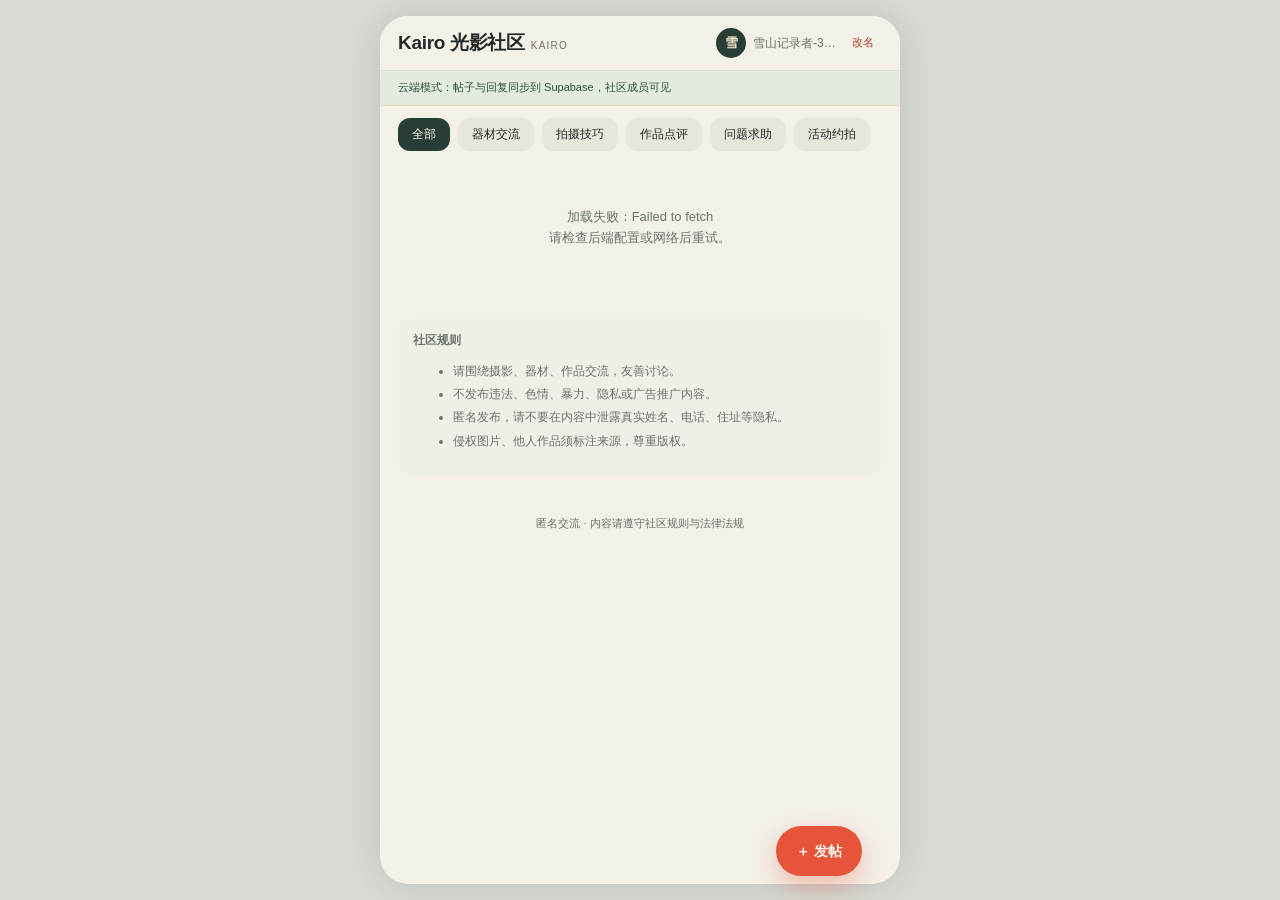
<file: community/index.html>
<!DOCTYPE html>
<html lang="zh-CN">
<head>
<meta charset="UTF-8">
<meta name="viewport" content="width=device-width, initial-scale=1, viewport-fit=cover">
<title>光影社区 · Kairo</title>
<link rel="stylesheet" href="styles.css">
</head>
<body>
<div class="wrap">
  <div class="topbar" id="topbar"></div>
  <div class="modebar" id="modebar"></div>

  <div class="boards" id="boards"></div>

  <div class="list" id="list"></div>

  <button class="fab" onclick="location.href='compose.html'">＋ 发帖</button>

  <div class="rules-box" style="margin:18px">
    <b>社区规则</b>
    <ul id="ruleList"></ul>
  </div>
  <div class="bottom-note">匿名交流 · 内容请遵守社区规则与法律法规</div>
</div>

<script src="config.js"></script>
<script src="api.js"></script>
<script>
let currentBoard='all';

function renderBoards(){
  const all=[{key:'all',name:'全部'},...SITE_CONFIG.boards];
  $('#boards').innerHTML=all.map(b=>`<button class="${currentBoard===b.key?'on':''}" onclick="pickBoard('${b.key}')">${esc(b.name)}</button>`).join('');
}
function pickBoard(k){ currentBoard=k; renderBoards(); load(); }

async function load(){
  try{
    const topics=await API.listTopics(currentBoard);
    if(!topics.length){ $('#list').innerHTML='<div class="empty">还没有帖子，点右下角「发帖」发出第一条吧。</div>'; return; }
    $('#list').innerHTML=topics.map(t=>`
      <div class="topic-card" onclick="location.href='post.html?id=${encodeURIComponent(t.id)}'">
        <div><span class="tag">${esc(boardName(t.board))}</span></div>
        <h3>${esc(t.title)}</h3>
        ${t.body?`<div class="topic-excerpt">${esc(t.body)}</div>`:''}
        ${t.image_path?`<img class="topic-thumb" src="${esc(t.image_path)}" alt="配图" onerror="this.style.display='none'">`:''}
        <div class="topic-meta">
          <span>${esc(t.author_name)} · ${fmtTime(t.created_at)}</span>
          <span class="stats"><span>💬 ${t.reply_count||0}</span><span>👁 ${t.views||0}</span></span>
        </div>
      </div>`).join('');
  }catch(e){ $('#list').innerHTML=`<div class="empty">加载失败：${esc(e.message)}<br>请检查后端配置或网络后重试。</div>`; }
}

$('#ruleList').innerHTML=SITE_CONFIG.rules.map(r=>`<li>${esc(r)}</li>`).join('');
renderTopbar('index');
renderBoards();
load();
// 云端模式定时刷新新帖
if(API.mode()==='cloud') setInterval(load, SITE_CONFIG.pollIntervalMs);
</script>
</body>
</html>
</file>
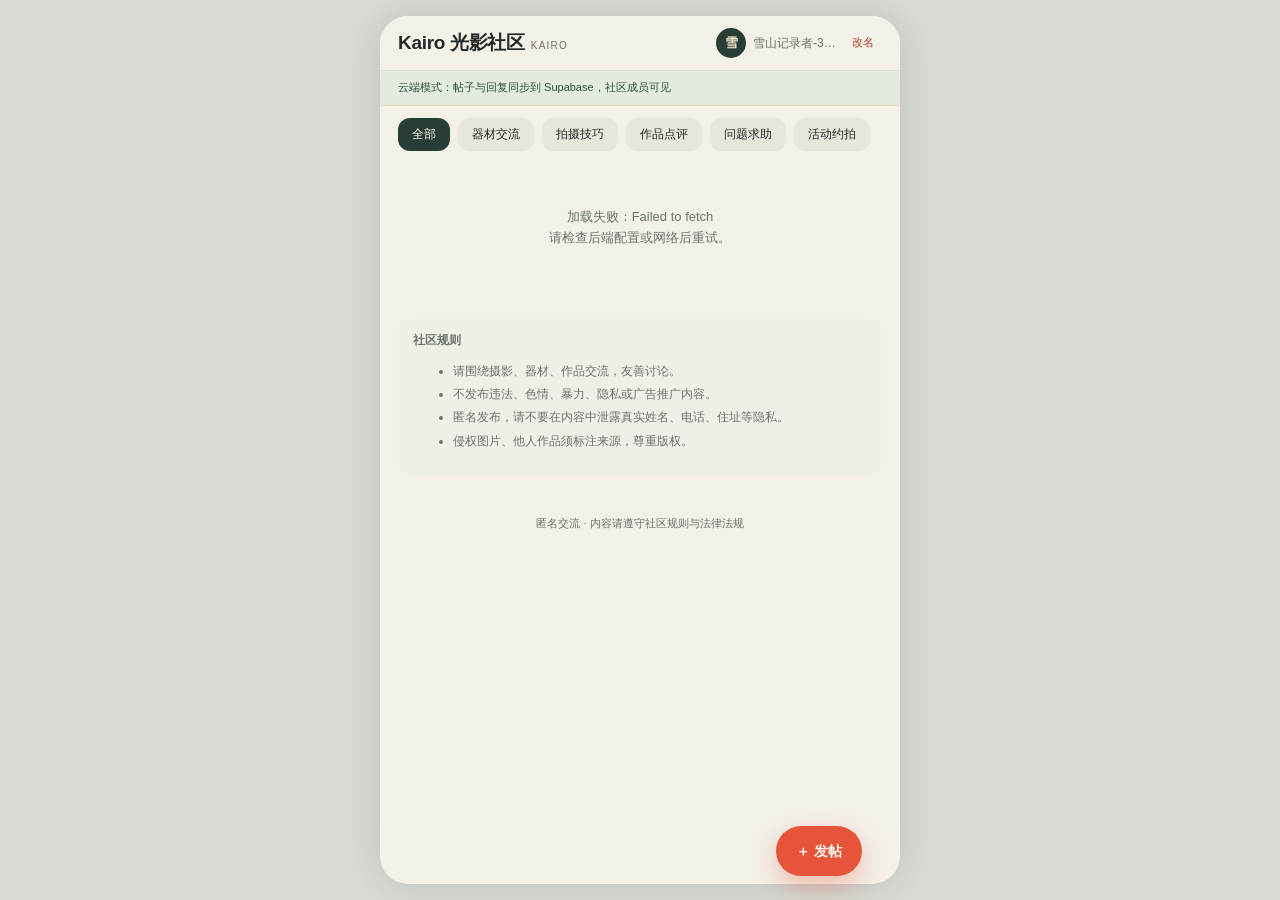
<file: community/community/index.html>
<!DOCTYPE html>
<html lang="zh-CN">
<head>
<meta charset="UTF-8">
<meta name="viewport" content="width=device-width, initial-scale=1, viewport-fit=cover">
<title>光影社区 · Kairo</title>
<link rel="manifest" href="manifest.webmanifest">
<link rel="icon" href="icon-192.png">
<meta name="theme-color" content="#273d36">
<meta name="mobile-web-app-capable" content="yes">
<meta name="apple-mobile-web-app-capable" content="yes">
<meta name="apple-mobile-web-app-status-bar-style" content="black-translucent">
<meta name="apple-mobile-web-app-title" content="光影社区">
<link rel="apple-touch-icon" href="icon-192.png">
<link rel="stylesheet" href="styles.css">
</head>
<body>
<div class="wrap">
  <div class="topbar" id="topbar"></div>
  <div class="modebar" id="modebar"></div>

  <div class="boards" id="boards"></div>

  <div class="list" id="list"></div>

  <button class="fab" onclick="location.href='compose.html'">＋ 发帖</button>

  <div class="rules-box" style="margin:18px">
    <b>社区规则</b>
    <ul id="ruleList"></ul>
  </div>
  <div class="bottom-note">匿名交流 · 内容请遵守社区规则与法律法规</div>
</div>

<script src="config.js"></script>
<script src="api.js"></script>
<script>
let currentBoard='all';

function renderBoards(){
  const all=[{key:'all',name:'全部'},...SITE_CONFIG.boards];
  $('#boards').innerHTML=all.map(b=>`<button class="${currentBoard===b.key?'on':''}" onclick="pickBoard('${b.key}')">${esc(b.name)}</button>`).join('');
}
function pickBoard(k){ currentBoard=k; renderBoards(); load(); }

async function load(){
  try{
    const topics=await API.listTopics(currentBoard);
    if(!topics.length){ $('#list').innerHTML='<div class="empty">还没有帖子，点右下角「发帖」发出第一条吧。</div>'; return; }
    $('#list').innerHTML=topics.map(t=>`
      <div class="topic-card" onclick="location.href='post.html?id=${encodeURIComponent(t.id)}'">
        <div><span class="tag">${esc(boardName(t.board))}</span></div>
        <h3>${esc(t.title)}</h3>
        ${t.body?`<div class="topic-excerpt">${esc(t.body)}</div>`:''}
        ${t.image_path?`<img class="topic-thumb" src="${esc(t.image_path)}" alt="配图" onerror="this.style.display='none'">`:''}
        <div class="topic-meta">
          <span>${esc(t.author_name)} · ${fmtTime(t.created_at)}</span>
          <span class="stats"><span>💬 ${t.reply_count||0}</span><span>👁 ${t.views||0}</span></span>
        </div>
      </div>`).join('');
  }catch(e){ $('#list').innerHTML=`<div class="empty">加载失败：${esc(e.message)}<br>请检查后端配置或网络后重试。</div>`; }
}

$('#ruleList').innerHTML=SITE_CONFIG.rules.map(r=>`<li>${esc(r)}</li>`).join('');
renderTopbar('index');
renderBoards();
load();
// 云端模式定时刷新新帖
if(API.mode()==='cloud') setInterval(load, SITE_CONFIG.pollIntervalMs);
</script>
</body>
</html>
</file>
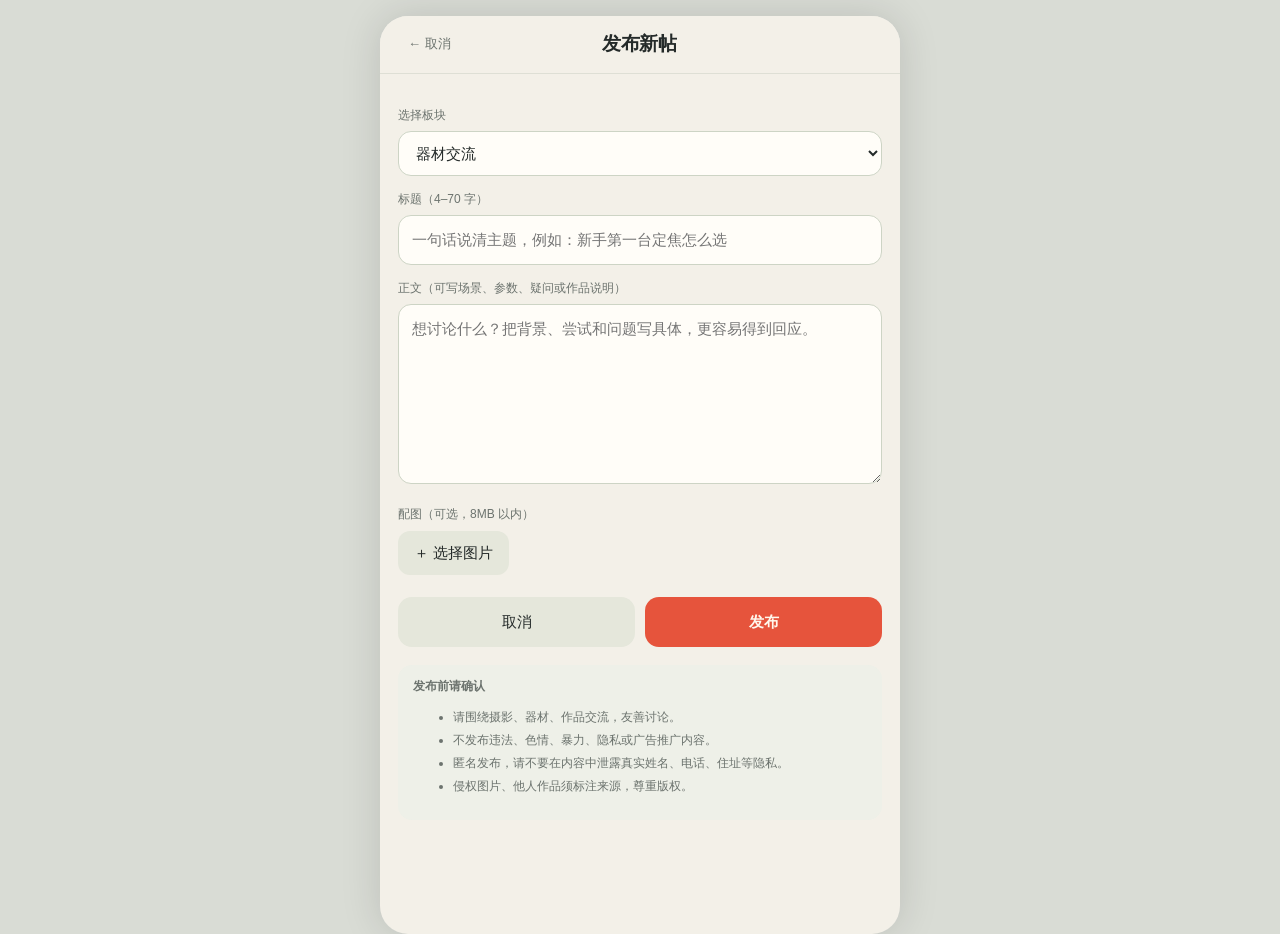
<file: community/compose.html>
<!DOCTYPE html>
<html lang="zh-CN">
<head>
<meta charset="UTF-8">
<meta name="viewport" content="width=device-width, initial-scale=1, viewport-fit=cover">
<title>发帖 · Kairo 光影社区</title>
<link rel="stylesheet" href="styles.css">
</head>
<body>
<div class="wrap">
  <div class="topbar">
    <button class="back" onclick="location.href='index.html'">← 取消</button>
    <div class="brand">发布新帖</div>
    <div style="width:64px"></div>
  </div>

  <div class="form-page">
    <label>选择板块</label>
    <select id="board"></select>

    <label>标题（4–70 字）</label>
    <input type="text" id="title" maxlength="70" placeholder="一句话说清主题，例如：新手第一台定焦怎么选">

    <label>正文（可写场景、参数、疑问或作品说明）</label>
    <textarea id="body" placeholder="想讨论什么？把背景、尝试和问题写具体，更容易得到回应。"></textarea>

    <label>配图（可选，8MB 以内）</label>
    <input type="file" id="imgFile" accept="image/*" hidden>
    <button class="btn-ghost" style="padding:10px 16px;border-radius:12px" onclick="document.getElementById('imgFile').click()">＋ 选择图片</button>
    <div class="preview" id="preview" style="display:none">
      <img id="previewImg" alt="预览">
      <button class="rm" onclick="clearImage()">×</button>
    </div>

    <div class="actions">
      <button class="btn-ghost" onclick="location.href='index.html'">取消</button>
      <button class="btn-primary" onclick="submitPost()">发布</button>
    </div>

    <div class="rules-box"><b>发布前请确认</b><ul id="ruleList"></ul></div>
  </div>
</div>

<script src="config.js"></script>
<script src="api.js"></script>
<script>
let pendingImage=null;
$('#board').innerHTML=SITE_CONFIG.boards.map(b=>`<option value="${b.key}">${esc(b.name)}</option>`).join('');
$('#ruleList').innerHTML=SITE_CONFIG.rules.map(r=>`<li>${esc(r)}</li>`).join('');

function dataUrlFromFile(file){ return new Promise(res=>{ const r=new FileReader(); r.onload=()=>res(r.result); r.readAsDataURL(file); }); }
document.getElementById('imgFile').addEventListener('change', async e=>{
  const f=e.target.files[0]; if(!f)return;
  if(f.size>8*1024*1024){ toast('图片请控制在 8MB 以内'); e.target.value=''; return; }
  pendingImage=await dataUrlFromFile(f);
  $('#previewImg').src=pendingImage; $('#preview').style.display='inline-block';
});
function clearImage(){ pendingImage=null; $('#preview').style.display='none'; document.getElementById('imgFile').value=''; }

async function submitPost(){
  const title=$('#title').value.trim();
  const body=$('#body').value.trim();
  const board=$('#board').value;
  if(title.length<4){ toast('标题至少 4 个字'); return; }
  if(body.length<5){ toast('正文至少写 5 个字'); return; }
  let imageUrl=null;
  if(pendingImage){ try{ imageUrl=await API.uploadImage(pendingImage); }catch(e){ toast('图片上传失败：'+e.message); return; } }
  try{
    const row=await API.createTopic({title,body,board,imageUrl});
    toast('发布成功');
    setTimeout(()=>location.href='post.html?id='+encodeURIComponent(row.id),500);
  }catch(e){ toast('发布失败：'+e.message); }
}
</script>
</body>
</html>
</file>
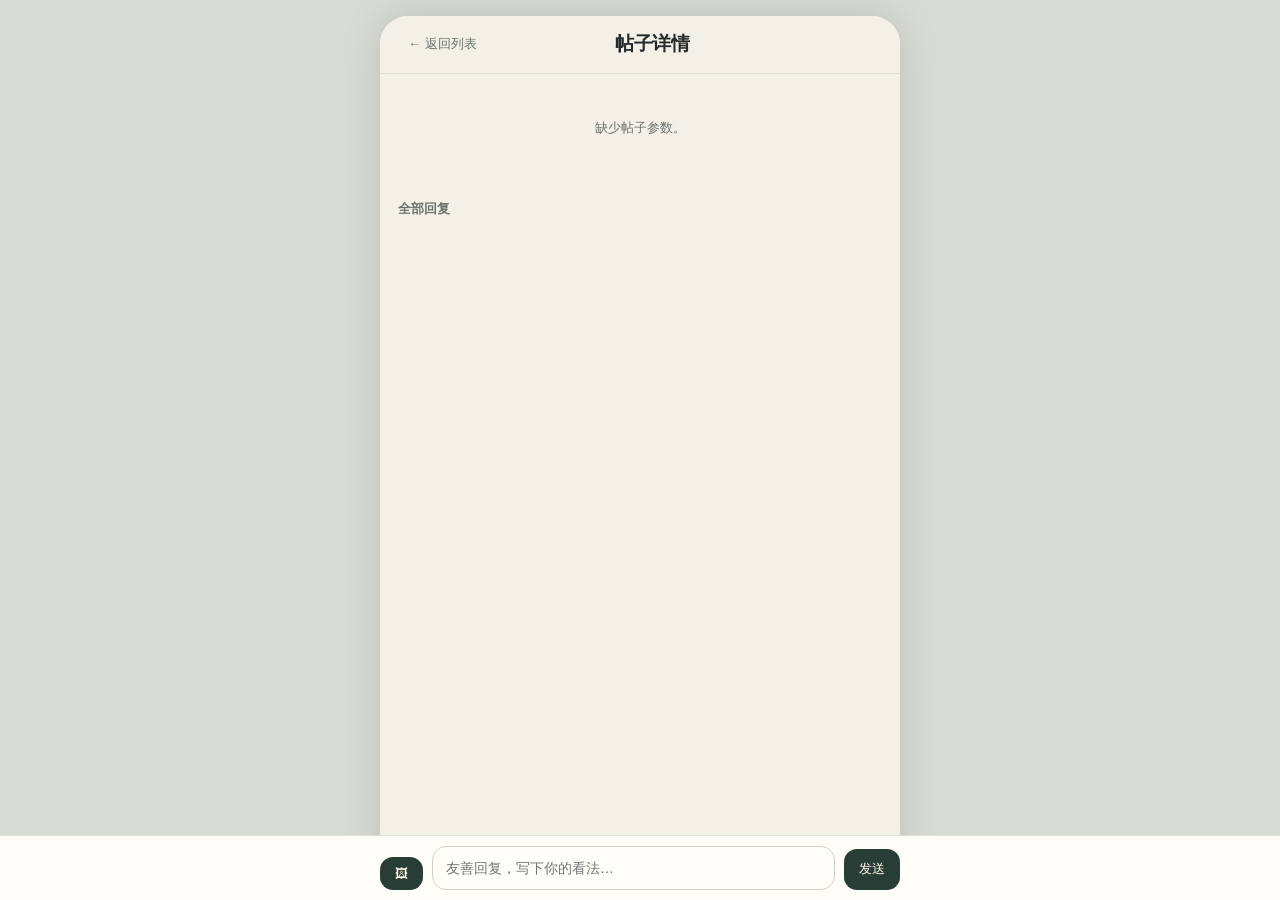
<file: community/post.html>
<!DOCTYPE html>
<html lang="zh-CN">
<head>
<meta charset="UTF-8">
<meta name="viewport" content="width=device-width, initial-scale=1, viewport-fit=cover">
<title>帖子详情 · Kairo 光影社区</title>
<link rel="stylesheet" href="styles.css">
</head>
<body>
<div class="wrap">
  <div class="topbar">
    <button class="back" onclick="location.href='index.html'">← 返回列表</button>
    <div class="brand">帖子详情</div>
    <div style="width:64px"></div>
  </div>

  <div id="content"></div>
  <div class="section-title" id="replyTitle">全部回复</div>
  <div id="replies"></div>
  <div style="height:96px"></div>
</div>

<div class="reply-box">
  <div class="reply-inner">
    <input type="file" id="imgFile" accept="image/*" hidden>
    <button class="img-pick" title="添加图片" onclick="document.getElementById('imgFile').click()">🖼</button>
    <textarea id="replyText" rows="1" placeholder="友善回复，写下你的看法…"></textarea>
    <button onclick="sendReply()">发送</button>
  </div>
</div>

<script src="config.js"></script>
<script src="api.js"></script>
<script>
const qs=new URLSearchParams(location.search);
const topicId=qs.get('id');
let pendingImage=null;
let currentTopic=null;

function dataUrlFromFile(file){ return new Promise(res=>{ const r=new FileReader(); r.onload=()=>res(r.result); r.readAsDataURL(file); }); }

document.getElementById('imgFile').addEventListener('change', async e=>{
  const f=e.target.files[0]; if(!f)return;
  if(f.size>8*1024*1024){ toast('图片请控制在 8MB 以内'); e.target.value=''; return; }
  pendingImage=await dataUrlFromFile(f); toast('已选择图片，发送时上传');
});

async function loadTopic(){
  currentTopic=await API.getTopic(topicId);
  if(!currentTopic){ $('#content').innerHTML='<div class="empty">帖子不存在或已被删除。</div>'; return; }
  const mine=currentTopic.author_seed===IDENTITY.seed;
  $('#content').innerHTML=`
    <div class="post-head">
      <div><span class="tag">${esc(boardName(currentTopic.board))}</span></div>
      <h1>${esc(currentTopic.title)}</h1>
      <div class="post-by">
        <span class="avatar">${esc((currentTopic.author_name||'?').slice(0,1))}</span>
        <span>${esc(currentTopic.author_name)}</span>
        <span>${fmtTime(currentTopic.created_at)}</span>
        <span>👁 ${currentTopic.views||0}</span>
      </div>
    </div>
    <div class="post-body">
      <p class="content">${esc(currentTopic.body)}</p>
      ${currentTopic.image_path?`<img src="${esc(currentTopic.image_path)}" onerror="this.style.display='none'">`:''}
    </div>
    <div class="tool-row">
      ${mine?`<button class="danger" onclick="delTopic()">删除本帖</button>`:''}
      <button onclick="location.href='index.html'">返回列表</button>
    </div>`;
}

async function loadReplies(){
  const list=await API.listReplies(topicId);
  $('#replyTitle').textContent=`全部回复（${list.length}）`;
  if(!list.length){ $('#replies').innerHTML='<div class="empty">还没有回复，来抢沙发。</div>'; return; }
  $('#replies').innerHTML=list.map((r,i)=>{
    const mine=r.author_seed===IDENTITY.seed;
    return `<div class="reply">
      <span class="avatar">${esc((r.author_name||'?').slice(0,1))}</span>
      <div class="rbody">
        <div class="rhead"><b>${esc(r.author_name)}</b><span>${fmtTime(r.created_at)}</span></div>
        <p>${esc(r.body)}</p>
        ${r.image_path?`<img src="${esc(r.image_path)}" onerror="this.style.display='none'">`:''}
        ${mine?`<button class="del" onclick="delReply('${r.id}')">删除</button>`:''}
      </div>
    </div>`;
  }).join('');
}

async function sendReply(){
  const body=document.getElementById('replyText').value.trim();
  if(!body && !pendingImage){ toast('先写点内容或选一张图'); return; }
  let imageUrl=null;
  if(pendingImage){ try{ imageUrl=await API.uploadImage(pendingImage); }catch(e){ toast('图片上传失败：'+e.message); return; } }
  try{
    await API.createReply(topicId,{body,imageUrl});
    document.getElementById('replyText').value=''; pendingImage=null; document.getElementById('imgFile').value='';
    await loadReplies(); window.scrollTo(0,document.body.scrollHeight);
  }catch(e){ toast('发送失败：'+e.message); }
}

async function delTopic(){
  if(!confirm('确认删除本帖及其全部回复？'))return;
  await API.deleteTopic(topicId); toast('已删除'); setTimeout(()=>location.href='index.html',600);
}
async function delReply(id){
  if(!confirm('删除这条回复？'))return;
  await API.deleteReply(id); loadReplies();
}

(async()=>{
  if(!topicId){ $('#content').innerHTML='<div class="empty">缺少帖子参数。</div>'; return; }
  await API.incViews(topicId);
  await loadTopic(); await loadReplies();
  if(API.mode()==='cloud') setInterval(loadReplies, SITE_CONFIG.pollIntervalMs);
})();
</script>
</body>
</html>
</file>
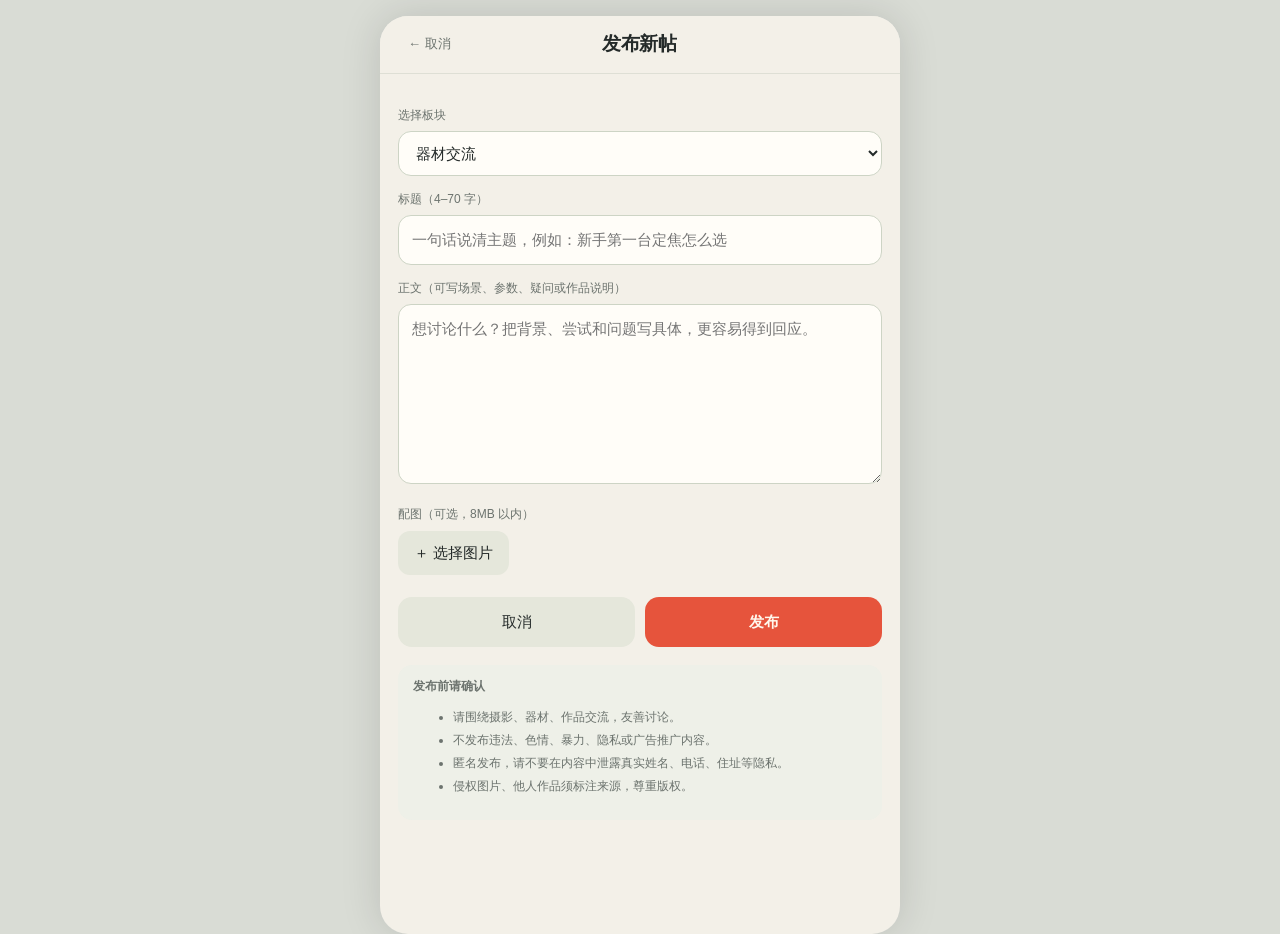
<file: community/community/compose.html>
<!DOCTYPE html>
<html lang="zh-CN">
<head>
<meta charset="UTF-8">
<meta name="viewport" content="width=device-width, initial-scale=1, viewport-fit=cover">
<title>发帖 · Kairo 光影社区</title>
<link rel="manifest" href="manifest.webmanifest">
<link rel="icon" href="icon-192.png">
<meta name="theme-color" content="#273d36">
<meta name="mobile-web-app-capable" content="yes">
<meta name="apple-mobile-web-app-capable" content="yes">
<meta name="apple-mobile-web-app-status-bar-style" content="black-translucent">
<link rel="apple-touch-icon" href="icon-192.png">
<link rel="stylesheet" href="styles.css">
</head>
<body>
<div class="wrap">
  <div class="topbar">
    <button class="back" onclick="location.href='index.html'">← 取消</button>
    <div class="brand">发布新帖</div>
    <div style="width:64px"></div>
  </div>

  <div class="form-page">
    <label>选择板块</label>
    <select id="board"></select>

    <label>标题（4–70 字）</label>
    <input type="text" id="title" maxlength="70" placeholder="一句话说清主题，例如：新手第一台定焦怎么选">

    <label>正文（可写场景、参数、疑问或作品说明）</label>
    <textarea id="body" placeholder="想讨论什么？把背景、尝试和问题写具体，更容易得到回应。"></textarea>

    <label>配图（可选，8MB 以内）</label>
    <input type="file" id="imgFile" accept="image/*" hidden>
    <button class="btn-ghost" style="padding:10px 16px;border-radius:12px" onclick="document.getElementById('imgFile').click()">＋ 选择图片</button>
    <div class="preview" id="preview" style="display:none">
      <img id="previewImg" alt="预览">
      <button class="rm" onclick="clearImage()">×</button>
    </div>

    <div class="actions">
      <button class="btn-ghost" onclick="location.href='index.html'">取消</button>
      <button class="btn-primary" onclick="submitPost()">发布</button>
    </div>

    <div class="rules-box"><b>发布前请确认</b><ul id="ruleList"></ul></div>
  </div>
</div>

<script src="config.js"></script>
<script src="api.js"></script>
<script>
let pendingImage=null;
$('#board').innerHTML=SITE_CONFIG.boards.map(b=>`<option value="${b.key}">${esc(b.name)}</option>`).join('');
$('#ruleList').innerHTML=SITE_CONFIG.rules.map(r=>`<li>${esc(r)}</li>`).join('');

function dataUrlFromFile(file){ return new Promise(res=>{ const r=new FileReader(); r.onload=()=>res(r.result); r.readAsDataURL(file); }); }
document.getElementById('imgFile').addEventListener('change', async e=>{
  const f=e.target.files[0]; if(!f)return;
  if(f.size>8*1024*1024){ toast('图片请控制在 8MB 以内'); e.target.value=''; return; }
  pendingImage=await dataUrlFromFile(f);
  $('#previewImg').src=pendingImage; $('#preview').style.display='inline-block';
});
function clearImage(){ pendingImage=null; $('#preview').style.display='none'; document.getElementById('imgFile').value=''; }

async function submitPost(){
  const title=$('#title').value.trim();
  const body=$('#body').value.trim();
  const board=$('#board').value;
  if(title.length<4){ toast('标题至少 4 个字'); return; }
  if(body.length<5){ toast('正文至少写 5 个字'); return; }
  let imageUrl=null;
  if(pendingImage){ try{ imageUrl=await API.uploadImage(pendingImage); }catch(e){ toast('图片上传失败：'+e.message); return; } }
  try{
    const row=await API.createTopic({title,body,board,imageUrl});
    toast('发布成功');
    setTimeout(()=>location.href='post.html?id='+encodeURIComponent(row.id),500);
  }catch(e){ toast('发布失败：'+e.message); }
}
</script>
</body>
</html>
</file>
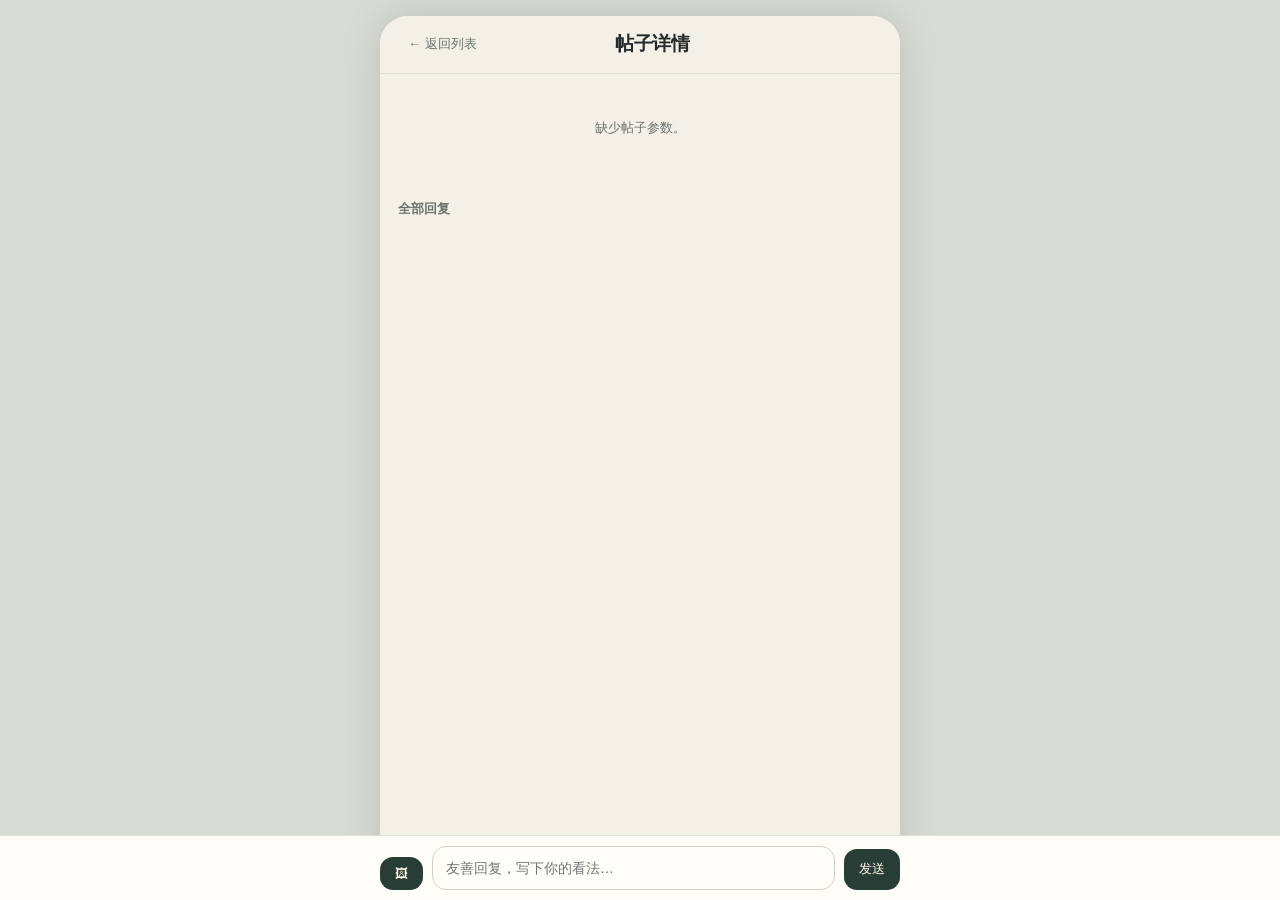
<file: community/community/post.html>
<!DOCTYPE html>
<html lang="zh-CN">
<head>
<meta charset="UTF-8">
<meta name="viewport" content="width=device-width, initial-scale=1, viewport-fit=cover">
<title>帖子详情 · Kairo 光影社区</title>
<link rel="manifest" href="manifest.webmanifest">
<link rel="icon" href="icon-192.png">
<meta name="theme-color" content="#273d36">
<meta name="mobile-web-app-capable" content="yes">
<meta name="apple-mobile-web-app-capable" content="yes">
<meta name="apple-mobile-web-app-status-bar-style" content="black-translucent">
<link rel="apple-touch-icon" href="icon-192.png">
<link rel="stylesheet" href="styles.css">
</head>
<body>
<div class="wrap">
  <div class="topbar">
    <button class="back" onclick="location.href='index.html'">← 返回列表</button>
    <div class="brand">帖子详情</div>
    <div style="width:64px"></div>
  </div>

  <div id="content"></div>
  <div class="section-title" id="replyTitle">全部回复</div>
  <div id="replies"></div>
  <div style="height:96px"></div>
</div>

<div class="reply-box">
  <div class="reply-inner">
    <input type="file" id="imgFile" accept="image/*" hidden>
    <button class="img-pick" title="添加图片" onclick="document.getElementById('imgFile').click()">🖼</button>
    <textarea id="replyText" rows="1" placeholder="友善回复，写下你的看法…"></textarea>
    <button onclick="sendReply()">发送</button>
  </div>
</div>

<script src="config.js"></script>
<script src="api.js"></script>
<script>
const qs=new URLSearchParams(location.search);
const topicId=qs.get('id');
let pendingImage=null;
let currentTopic=null;

function dataUrlFromFile(file){ return new Promise(res=>{ const r=new FileReader(); r.onload=()=>res(r.result); r.readAsDataURL(file); }); }

document.getElementById('imgFile').addEventListener('change', async e=>{
  const f=e.target.files[0]; if(!f)return;
  if(f.size>8*1024*1024){ toast('图片请控制在 8MB 以内'); e.target.value=''; return; }
  pendingImage=await dataUrlFromFile(f); toast('已选择图片，发送时上传');
});

async function loadTopic(){
  currentTopic=await API.getTopic(topicId);
  if(!currentTopic){ $('#content').innerHTML='<div class="empty">帖子不存在或已被删除。</div>'; return; }
  const mine=currentTopic.author_seed===IDENTITY.seed;
  $('#content').innerHTML=`
    <div class="post-head">
      <div><span class="tag">${esc(boardName(currentTopic.board))}</span></div>
      <h1>${esc(currentTopic.title)}</h1>
      <div class="post-by">
        <span class="avatar">${esc((currentTopic.author_name||'?').slice(0,1))}</span>
        <span>${esc(currentTopic.author_name)}</span>
        <span>${fmtTime(currentTopic.created_at)}</span>
        <span>👁 ${currentTopic.views||0}</span>
      </div>
    </div>
    <div class="post-body">
      <p class="content">${esc(currentTopic.body)}</p>
      ${currentTopic.image_path?`<img src="${esc(currentTopic.image_path)}" onerror="this.style.display='none'">`:''}
    </div>
    <div class="tool-row">
      ${mine?`<button class="danger" onclick="delTopic()">删除本帖</button>`:''}
      <button onclick="location.href='index.html'">返回列表</button>
    </div>`;
}

async function loadReplies(){
  const list=await API.listReplies(topicId);
  $('#replyTitle').textContent=`全部回复（${list.length}）`;
  if(!list.length){ $('#replies').innerHTML='<div class="empty">还没有回复，来抢沙发。</div>'; return; }
  $('#replies').innerHTML=list.map((r,i)=>{
    const mine=r.author_seed===IDENTITY.seed;
    return `<div class="reply">
      <span class="avatar">${esc((r.author_name||'?').slice(0,1))}</span>
      <div class="rbody">
        <div class="rhead"><b>${esc(r.author_name)}</b><span>${fmtTime(r.created_at)}</span></div>
        <p>${esc(r.body)}</p>
        ${r.image_path?`<img src="${esc(r.image_path)}" onerror="this.style.display='none'">`:''}
        ${mine?`<button class="del" onclick="delReply('${r.id}')">删除</button>`:''}
      </div>
    </div>`;
  }).join('');
}

async function sendReply(){
  const body=document.getElementById('replyText').value.trim();
  if(!body && !pendingImage){ toast('先写点内容或选一张图'); return; }
  let imageUrl=null;
  if(pendingImage){ try{ imageUrl=await API.uploadImage(pendingImage); }catch(e){ toast('图片上传失败：'+e.message); return; } }
  try{
    await API.createReply(topicId,{body,imageUrl});
    document.getElementById('replyText').value=''; pendingImage=null; document.getElementById('imgFile').value='';
    await loadReplies(); window.scrollTo(0,document.body.scrollHeight);
  }catch(e){ toast('发送失败：'+e.message); }
}

async function delTopic(){
  if(!confirm('确认删除本帖及其全部回复？'))return;
  await API.deleteTopic(topicId); toast('已删除'); setTimeout(()=>location.href='index.html',600);
}
async function delReply(id){
  if(!confirm('删除这条回复？'))return;
  await API.deleteReply(id); loadReplies();
}

(async()=>{
  if(!topicId){ $('#content').innerHTML='<div class="empty">缺少帖子参数。</div>'; return; }
  await API.incViews(topicId);
  await loadTopic(); await loadReplies();
  if(API.mode()==='cloud') setInterval(loadReplies, SITE_CONFIG.pollIntervalMs);
})();
</script>
</body>
</html>
</file>
<file: community/styles.css>
/* Kairo 光影社区 · 样式（沿用 App 纸感暖色调） */
:root{
  --ink:#242a29; --paper:#f3f0e8; --red:#e6543c; --green:#273d36;
  --muted:#6c736e; --line:#dedfd5; --card:#fffdf7; --bg:#d9dcd5;
}
*{box-sizing:border-box;-webkit-tap-highlight-color:transparent}
html,body{margin:0;padding:0}
body{background:var(--bg);color:var(--ink);
  font-family:-apple-system,BlinkMacSystemFont,'PingFang SC','Helvetica Neue',sans-serif;
  font-size:15px;line-height:1.6}
button,input,select,textarea{font:inherit;color:inherit}
button{cursor:pointer;border:0;background:none}
a{color:#a93e2c;text-decoration:none}
.wrap{max-width:520px;margin:0 auto;min-height:100dvh;background:var(--paper);
  box-shadow:0 0 40px #0002;padding-bottom:96px}

/* 顶栏 */
.topbar{position:sticky;top:0;z-index:20;background:var(--paper);
  border-bottom:1px solid var(--line);padding:12px 18px;display:flex;
  align-items:center;justify-content:space-between;gap:10px}
.topbar .brand{font-size:19px;font-weight:800;letter-spacing:-.3px;min-width:0;overflow:hidden;text-overflow:ellipsis;white-space:nowrap}
.topbar .brand span{font-size:10px;letter-spacing:1.2px;color:var(--muted);font-weight:500;margin-left:6px}
.nick-chip{display:flex;align-items:center;gap:7px;font-size:12px;color:var(--muted);max-width:46%}
.nick-chip #nickText{white-space:nowrap;overflow:hidden;text-overflow:ellipsis;max-width:84px}
.avatar{width:30px;height:30px;border-radius:50%;background:var(--green);color:#f1e6c8;
  display:grid;place-items:center;font-size:13px;font-weight:700}
.nick-chip button{font-size:11px;color:#a93e2c;padding:4px 8px;min-height:auto}

/* 模式提示条 */
.modebar{font-size:11px;padding:8px 18px;background:#f6e8d6;color:#8a5418;border-bottom:1px solid #ecd9bc}
.modebar.cloud{background:#e3eadf;color:#2f5238}

/* 板块筛选 */
.boards{display:flex;gap:8px;overflow:auto;padding:12px 18px 4px;scrollbar-width:none}
.boards::-webkit-scrollbar{display:none}
.boards button{white-space:nowrap;background:#e5e7db;border-radius:12px;padding:7px 14px;font-size:12px}
.boards button.on{background:var(--green);color:#fff8eb}

/* 列表 */
.list{padding:8px 18px}
.topic-card{background:var(--card);border:1px solid #e4e1d6;border-radius:18px;
  padding:15px 16px;margin:11px 0;cursor:pointer}
.topic-card h3{font-size:15.5px;margin:2px 0 8px;line-height:1.45}
.tag{display:inline-block;font-size:10px;background:#e8eadf;color:#5a6459;border-radius:6px;padding:2px 7px;margin-right:6px}
.topic-meta{display:flex;justify-content:space-between;align-items:center;
  font-size:11px;color:var(--muted);margin-top:10px}
.topic-excerpt{font-size:13px;color:#4c534e;margin:4px 0;display:-webkit-box;
  -webkit-line-clamp:2;-webkit-box-orient:vertical;overflow:hidden}
.topic-thumb{width:100%;max-height:150px;object-fit:cover;border-radius:12px;margin-top:10px}
.stats{display:flex;gap:14px}

/* 悬浮发帖按钮 */
.fab{position:fixed;right:max(20px,calc(50% - 240px + 18px));bottom:calc(24px + env(safe-area-inset-bottom));
  background:var(--red);color:#fff8ed;border-radius:26px;padding:14px 20px;font-size:14px;font-weight:700;
  box-shadow:0 10px 24px #e6543c55;z-index:30}

/* 详情页 */
.post-head{padding:18px 18px 6px}
.post-head h1{font-size:20px;line-height:1.4;margin:6px 0}
.post-by{font-size:12px;color:var(--muted);display:flex;gap:10px;flex-wrap:wrap;align-items:center}
.post-body{padding:4px 18px}
.post-body .content{white-space:pre-wrap;font-size:15px;margin:10px 0}
.post-body img{width:100%;border-radius:14px;margin:10px 0}
.tool-row{display:flex;gap:10px;padding:6px 18px 0;font-size:12px}
.tool-row button{color:var(--muted);padding:6px 10px}
.tool-row .danger{color:var(--red)}
.section-title{font-size:13px;font-weight:700;padding:16px 18px 4px;color:var(--muted)}

/* 回复楼层 */
.reply{display:flex;gap:11px;padding:13px 18px;border-top:1px solid var(--line)}
.reply .avatar{flex-shrink:0}
.reply .rbody{flex:1;min-width:0}
.reply .rhead{font-size:12px;color:var(--muted);display:flex;justify-content:space-between}
.reply .rhead b{color:var(--ink);font-weight:600}
.reply p{margin:4px 0;white-space:pre-wrap;font-size:14px}
.reply img{max-width:100%;border-radius:10px;margin-top:6px}
.reply .del{font-size:11px;color:var(--red)}

/* 回复输入条 */
.reply-box{position:fixed;left:0;right:0;bottom:0;background:var(--card);
  border-top:1px solid var(--line);padding:10px 14px calc(10px + env(safe-area-inset-bottom));z-index:25}
.reply-inner{max-width:520px;margin:0 auto;display:flex;gap:9px;align-items:flex-end}
.reply-inner textarea{flex:1;border:1px solid #cdd4c5;background:#fffdf8;border-radius:14px;
  padding:10px 13px;font-size:14px;resize:none;min-height:42px;max-height:120px}
.reply-inner button{background:var(--green);color:#fff8eb;border-radius:13px;padding:10px 15px;font-size:13px}
.img-pick{font-size:18px;line-height:1}

/* 表单页 */
.form-page{padding:18px}
.form-page label{display:block;font-size:12px;color:var(--muted);margin:14px 0 6px}
.form-page input[type=text],.form-page textarea,.form-page select{
  width:100%;border:1px solid #cdd4c5;background:#fffdf8;border-radius:13px;padding:12px 13px;font-size:15px}
.form-page textarea{min-height:180px;resize:vertical}
.preview{margin-top:10px;position:relative;display:inline-block}
.preview img{max-width:180px;border-radius:12px}
.preview .rm{position:absolute;top:-6px;right:-6px;background:#333;color:#fff;border-radius:50%;
  width:22px;height:22px;font-size:12px;line-height:22px;text-align:center}
.actions{display:flex;gap:10px;margin-top:22px}
.actions button{flex:1;border-radius:14px;padding:13px;font-size:15px}
.btn-primary{background:var(--red);color:#fff8ed;font-weight:700}
.btn-ghost{background:#e5e7db}
.rules-box{font-size:12px;color:var(--muted);background:#eef0e8;border-radius:14px;padding:12px 15px;margin-top:18px}
.rules-box li{margin:4px 0}

/* 通用 */
.empty{text-align:center;color:var(--muted);font-size:13px;padding:44px 20px}
.back{font-size:13px;color:var(--muted);padding:6px 10px}
.toast{position:fixed;bottom:120px;left:50%;transform:translateX(-50%);background:#243d35;color:#fff;
  font-size:13px;padding:11px 18px;border-radius:13px;z-index:60;display:none;max-width:84%}
.bottom-note{font-size:11px;color:var(--muted);text-align:center;padding:22px 24px}
@media(min-width:600px){body{padding-top:16px}.wrap{min-height:calc(100dvh - 32px);border-radius:28px;overflow:hidden}}
</file>
<file: community/community/styles.css>
/* Kairo 光影社区 · 样式（沿用 App 纸感暖色调） */
:root{
  --ink:#242a29; --paper:#f3f0e8; --red:#e6543c; --green:#273d36;
  --muted:#6c736e; --line:#dedfd5; --card:#fffdf7; --bg:#d9dcd5;
}
*{box-sizing:border-box;-webkit-tap-highlight-color:transparent}
html,body{margin:0;padding:0}
body{background:var(--bg);color:var(--ink);
  font-family:-apple-system,BlinkMacSystemFont,'PingFang SC','Helvetica Neue',sans-serif;
  font-size:15px;line-height:1.6}
button,input,select,textarea{font:inherit;color:inherit}
button{cursor:pointer;border:0;background:none}
a{color:#a93e2c;text-decoration:none}
.wrap{max-width:520px;margin:0 auto;min-height:100dvh;background:var(--paper);
  box-shadow:0 0 40px #0002;padding-bottom:96px}

/* 顶栏 */
.topbar{position:sticky;top:0;z-index:20;background:var(--paper);
  border-bottom:1px solid var(--line);padding:12px 18px;display:flex;
  align-items:center;justify-content:space-between;gap:10px}
.topbar .brand{font-size:19px;font-weight:800;letter-spacing:-.3px;min-width:0;overflow:hidden;text-overflow:ellipsis;white-space:nowrap}
.topbar .brand span{font-size:10px;letter-spacing:1.2px;color:var(--muted);font-weight:500;margin-left:6px}
.nick-chip{display:flex;align-items:center;gap:7px;font-size:12px;color:var(--muted);max-width:46%}
.nick-chip #nickText{white-space:nowrap;overflow:hidden;text-overflow:ellipsis;max-width:84px}
.avatar{width:30px;height:30px;border-radius:50%;background:var(--green);color:#f1e6c8;
  display:grid;place-items:center;font-size:13px;font-weight:700}
.nick-chip button{font-size:11px;color:#a93e2c;padding:4px 8px;min-height:auto}

/* 模式提示条 */
.modebar{font-size:11px;padding:8px 18px;background:#f6e8d6;color:#8a5418;border-bottom:1px solid #ecd9bc}
.modebar.cloud{background:#e3eadf;color:#2f5238}

/* 板块筛选 */
.boards{display:flex;gap:8px;overflow:auto;padding:12px 18px 4px;scrollbar-width:none}
.boards::-webkit-scrollbar{display:none}
.boards button{white-space:nowrap;background:#e5e7db;border-radius:12px;padding:7px 14px;font-size:12px}
.boards button.on{background:var(--green);color:#fff8eb}

/* 列表 */
.list{padding:8px 18px}
.topic-card{background:var(--card);border:1px solid #e4e1d6;border-radius:18px;
  padding:15px 16px;margin:11px 0;cursor:pointer}
.topic-card h3{font-size:15.5px;margin:2px 0 8px;line-height:1.45}
.tag{display:inline-block;font-size:10px;background:#e8eadf;color:#5a6459;border-radius:6px;padding:2px 7px;margin-right:6px}
.topic-meta{display:flex;justify-content:space-between;align-items:center;
  font-size:11px;color:var(--muted);margin-top:10px}
.topic-excerpt{font-size:13px;color:#4c534e;margin:4px 0;display:-webkit-box;
  -webkit-line-clamp:2;-webkit-box-orient:vertical;overflow:hidden}
.topic-thumb{width:100%;max-height:150px;object-fit:cover;border-radius:12px;margin-top:10px}
.stats{display:flex;gap:14px}

/* 悬浮发帖按钮 */
.fab{position:fixed;right:max(20px,calc(50% - 240px + 18px));bottom:calc(24px + env(safe-area-inset-bottom));
  background:var(--red);color:#fff8ed;border-radius:26px;padding:14px 20px;font-size:14px;font-weight:700;
  box-shadow:0 10px 24px #e6543c55;z-index:30}

/* 详情页 */
.post-head{padding:18px 18px 6px}
.post-head h1{font-size:20px;line-height:1.4;margin:6px 0}
.post-by{font-size:12px;color:var(--muted);display:flex;gap:10px;flex-wrap:wrap;align-items:center}
.post-body{padding:4px 18px}
.post-body .content{white-space:pre-wrap;font-size:15px;margin:10px 0}
.post-body img{width:100%;border-radius:14px;margin:10px 0}
.tool-row{display:flex;gap:10px;padding:6px 18px 0;font-size:12px}
.tool-row button{color:var(--muted);padding:6px 10px}
.tool-row .danger{color:var(--red)}
.section-title{font-size:13px;font-weight:700;padding:16px 18px 4px;color:var(--muted)}

/* 回复楼层 */
.reply{display:flex;gap:11px;padding:13px 18px;border-top:1px solid var(--line)}
.reply .avatar{flex-shrink:0}
.reply .rbody{flex:1;min-width:0}
.reply .rhead{font-size:12px;color:var(--muted);display:flex;justify-content:space-between}
.reply .rhead b{color:var(--ink);font-weight:600}
.reply p{margin:4px 0;white-space:pre-wrap;font-size:14px}
.reply img{max-width:100%;border-radius:10px;margin-top:6px}
.reply .del{font-size:11px;color:var(--red)}

/* 回复输入条 */
.reply-box{position:fixed;left:0;right:0;bottom:0;background:var(--card);
  border-top:1px solid var(--line);padding:10px 14px calc(10px + env(safe-area-inset-bottom));z-index:25}
.reply-inner{max-width:520px;margin:0 auto;display:flex;gap:9px;align-items:flex-end}
.reply-inner textarea{flex:1;border:1px solid #cdd4c5;background:#fffdf8;border-radius:14px;
  padding:10px 13px;font-size:14px;resize:none;min-height:42px;max-height:120px}
.reply-inner button{background:var(--green);color:#fff8eb;border-radius:13px;padding:10px 15px;font-size:13px}
.img-pick{font-size:18px;line-height:1}

/* 表单页 */
.form-page{padding:18px}
.form-page label{display:block;font-size:12px;color:var(--muted);margin:14px 0 6px}
.form-page input[type=text],.form-page textarea,.form-page select{
  width:100%;border:1px solid #cdd4c5;background:#fffdf8;border-radius:13px;padding:12px 13px;font-size:15px}
.form-page textarea{min-height:180px;resize:vertical}
.preview{margin-top:10px;position:relative;display:inline-block}
.preview img{max-width:180px;border-radius:12px}
.preview .rm{position:absolute;top:-6px;right:-6px;background:#333;color:#fff;border-radius:50%;
  width:22px;height:22px;font-size:12px;line-height:22px;text-align:center}
.actions{display:flex;gap:10px;margin-top:22px}
.actions button{flex:1;border-radius:14px;padding:13px;font-size:15px}
.btn-primary{background:var(--red);color:#fff8ed;font-weight:700}
.btn-ghost{background:#e5e7db}
.rules-box{font-size:12px;color:var(--muted);background:#eef0e8;border-radius:14px;padding:12px 15px;margin-top:18px}
.rules-box li{margin:4px 0}

/* 通用 */
.empty{text-align:center;color:var(--muted);font-size:13px;padding:44px 20px}
.back{font-size:13px;color:var(--muted);padding:6px 10px}
.toast{position:fixed;bottom:120px;left:50%;transform:translateX(-50%);background:#243d35;color:#fff;
  font-size:13px;padding:11px 18px;border-radius:13px;z-index:60;display:none;max-width:84%}
.bottom-note{font-size:11px;color:var(--muted);text-align:center;padding:22px 24px}
@media(min-width:600px){body{padding-top:16px}.wrap{min-height:calc(100dvh - 32px);border-radius:28px;overflow:hidden}}
</file>
